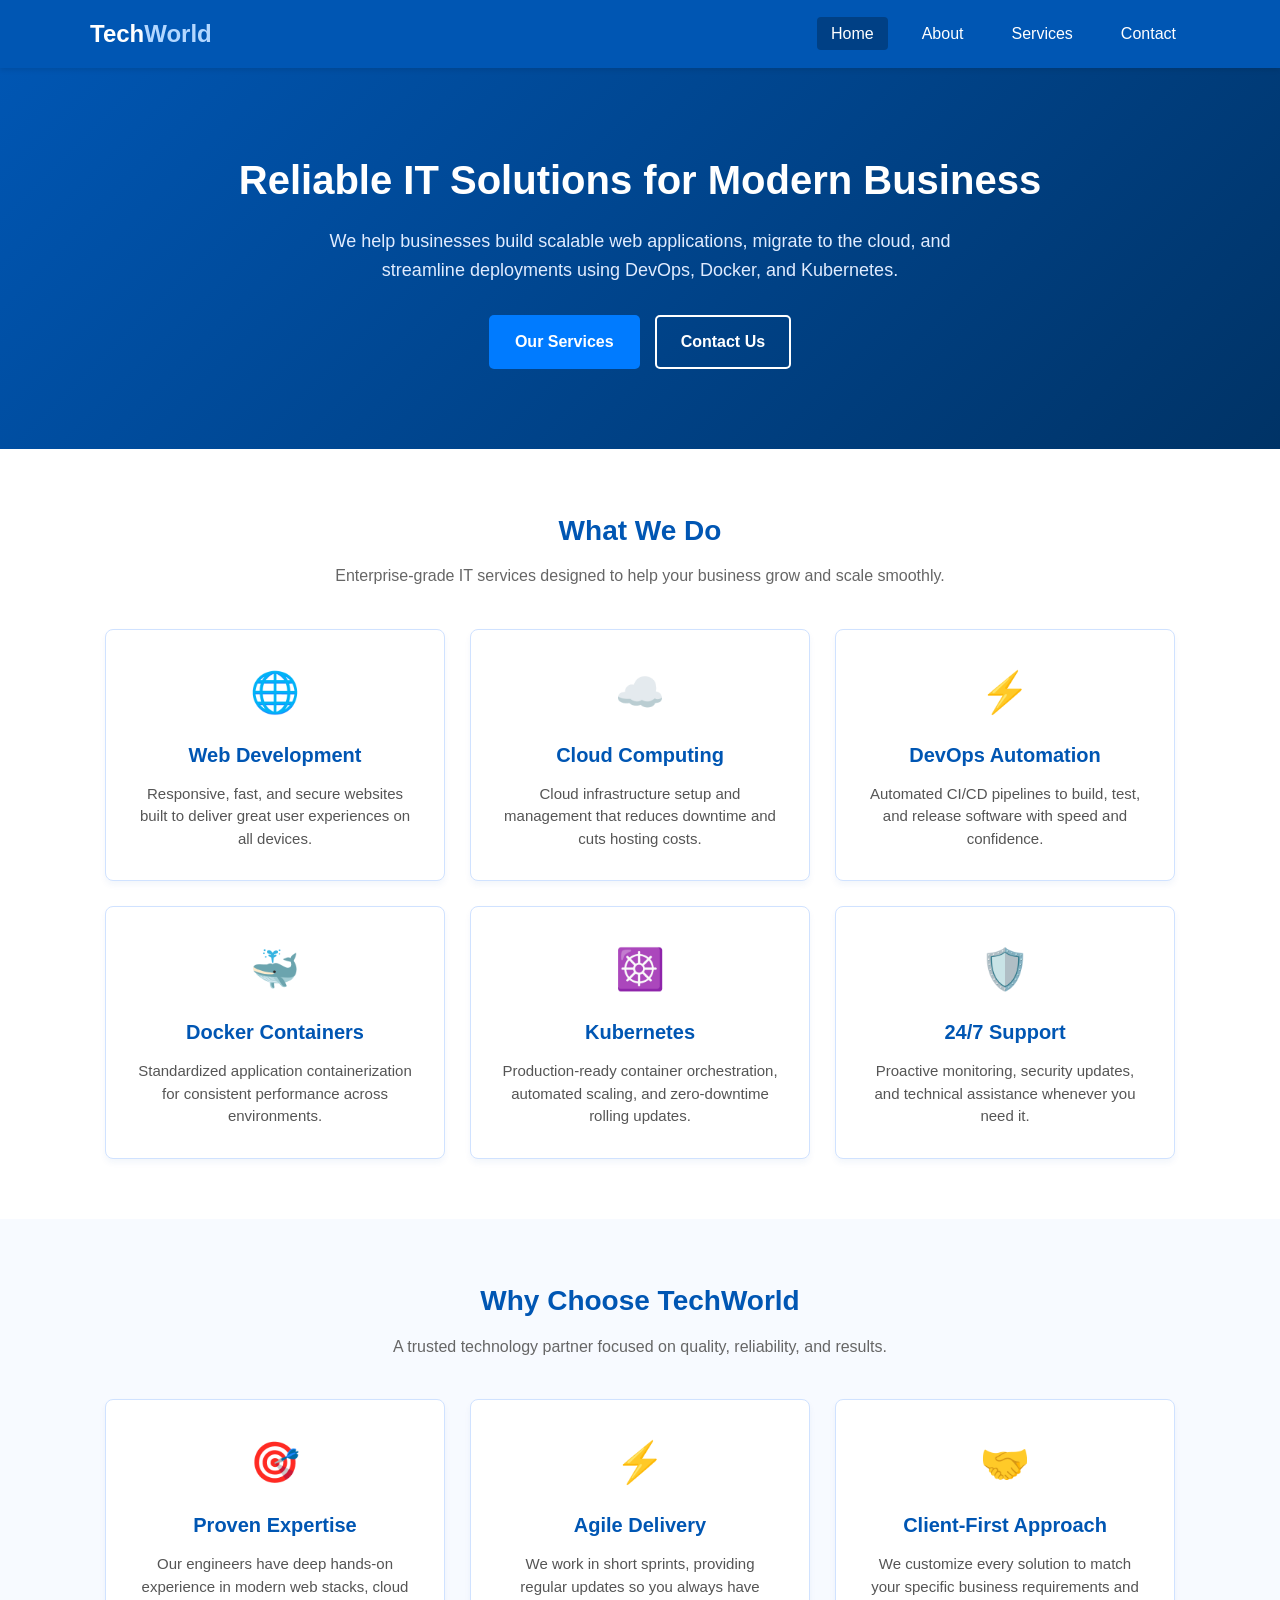
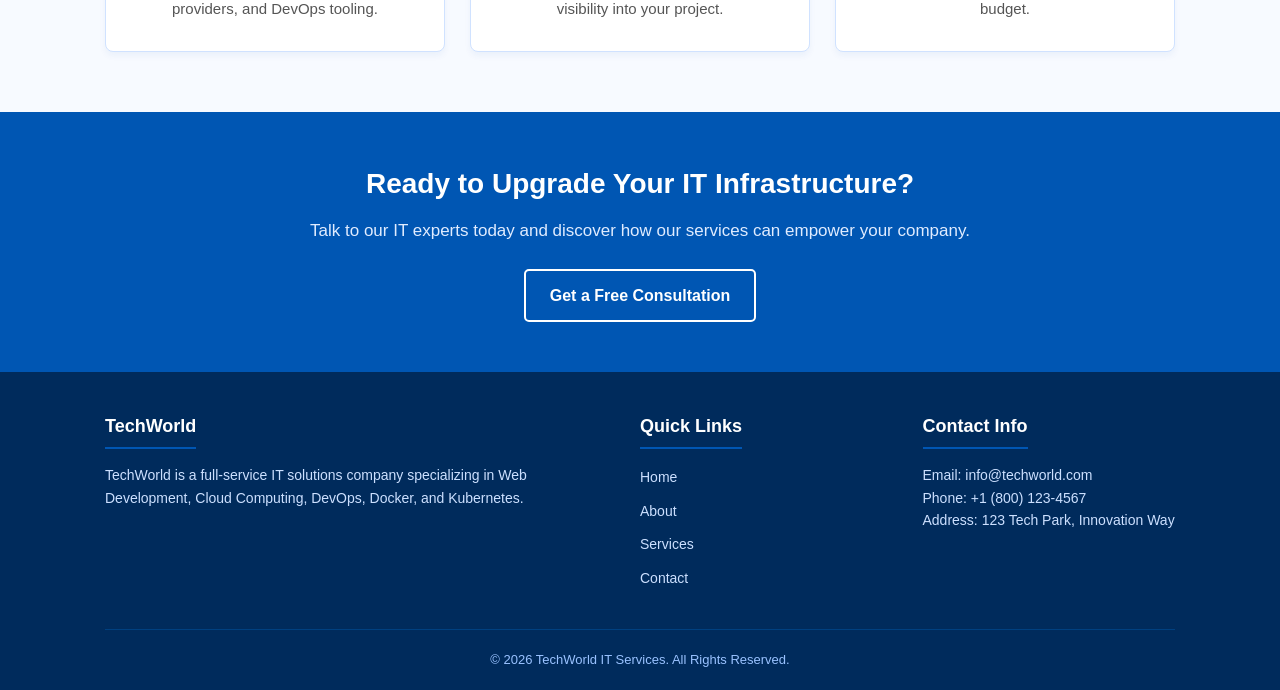
<file: index.html>
<!DOCTYPE html>
<html lang="en">
<head>
  <meta charset="UTF-8">
  <meta name="viewport" content="width=device-width, initial-scale=1.0">
  <title>TechWorld - IT Services Company</title>
  <link rel="stylesheet" href="css/style.css">
</head>
<body>

  <!-- Header & Navigation Bar -->
  <header class="header">
    <div class="container navbar">
      <div class="logo">
        <a href="index.html">Tech<span>World</span></a>
      </div>
      <button class="menu-toggle" id="menu-toggle" aria-label="Toggle Navigation">&#9776;</button>
      <nav>
        <ul class="nav-menu" id="nav-menu">
          <li><a href="index.html" class="nav-link active">Home</a></li>
          <li><a href="about.html" class="nav-link">About</a></li>
          <li><a href="services.html" class="nav-link">Services</a></li>
          <li><a href="contact.html" class="nav-link">Contact</a></li>
        </ul>
      </nav>
    </div>
  </header>

  <!-- Hero Section -->
  <section class="hero">
    <div class="container">
      <h1>Reliable IT Solutions for Modern Business</h1>
      <p>We help businesses build scalable web applications, migrate to the cloud, and streamline deployments using DevOps, Docker, and Kubernetes.</p>
      <div class="hero-buttons">
        <a href="services.html" class="btn btn-primary">Our Services</a>
        <a href="contact.html" class="btn btn-outline">Contact Us</a>
      </div>
    </div>
  </section>

  <!-- Core Services Preview Section -->
  <section class="section">
    <div class="container">
      <div class="section-title">
        <h2>What We Do</h2>
        <p>Enterprise-grade IT services designed to help your business grow and scale smoothly.</p>
      </div>

      <div class="grid-3">
        <div class="card">
          <div class="card-icon">🌐</div>
          <h3>Web Development</h3>
          <p>Responsive, fast, and secure websites built to deliver great user experiences on all devices.</p>
        </div>
        <div class="card">
          <div class="card-icon">☁️</div>
          <h3>Cloud Computing</h3>
          <p>Cloud infrastructure setup and management that reduces downtime and cuts hosting costs.</p>
        </div>
        <div class="card">
          <div class="card-icon">⚡</div>
          <h3>DevOps Automation</h3>
          <p>Automated CI/CD pipelines to build, test, and release software with speed and confidence.</p>
        </div>
        <div class="card">
          <div class="card-icon">🐳</div>
          <h3>Docker Containers</h3>
          <p>Standardized application containerization for consistent performance across environments.</p>
        </div>
        <div class="card">
          <div class="card-icon">☸️</div>
          <h3>Kubernetes</h3>
          <p>Production-ready container orchestration, automated scaling, and zero-downtime rolling updates.</p>
        </div>
        <div class="card">
          <div class="card-icon">🛡️</div>
          <h3>24/7 Support</h3>
          <p>Proactive monitoring, security updates, and technical assistance whenever you need it.</p>
        </div>
      </div>
    </div>
  </section>

  <!-- Why Choose Us Section -->
  <section class="section section-light">
    <div class="container">
      <div class="section-title">
        <h2>Why Choose TechWorld</h2>
        <p>A trusted technology partner focused on quality, reliability, and results.</p>
      </div>

      <div class="grid-3">
        <div class="card">
          <div class="card-icon">🎯</div>
          <h3>Proven Expertise</h3>
          <p>Our engineers have deep hands-on experience in modern web stacks, cloud providers, and DevOps tooling.</p>
        </div>
        <div class="card">
          <div class="card-icon">⚡</div>
          <h3>Agile Delivery</h3>
          <p>We work in short sprints, providing regular updates so you always have visibility into your project.</p>
        </div>
        <div class="card">
          <div class="card-icon">🤝</div>
          <h3>Client-First Approach</h3>
          <p>We customize every solution to match your specific business requirements and budget.</p>
        </div>
      </div>
    </div>
  </section>

  <!-- Call to Action Banner -->
  <section class="cta-banner">
    <div class="container">
      <h2>Ready to Upgrade Your IT Infrastructure?</h2>
      <p>Talk to our IT experts today and discover how our services can empower your company.</p>
      <a href="contact.html" class="btn btn-outline">Get a Free Consultation</a>
    </div>
  </section>

  <!-- Footer -->
  <footer class="footer">
    <div class="container">
      <div class="footer-content">
        <div class="footer-column">
          <h3>TechWorld</h3>
          <p>TechWorld is a full-service IT solutions company specializing in Web Development, Cloud Computing, DevOps, Docker, and Kubernetes.</p>
        </div>
        <div class="footer-column">
          <h3>Quick Links</h3>
          <ul>
            <li><a href="index.html">Home</a></li>
            <li><a href="about.html">About</a></li>
            <li><a href="services.html">Services</a></li>
            <li><a href="contact.html">Contact</a></li>
          </ul>
        </div>
        <div class="footer-column">
          <h3>Contact Info</h3>
          <p>Email: info@techworld.com</p>
          <p>Phone: +1 (800) 123-4567</p>
          <p>Address: 123 Tech Park, Innovation Way</p>
        </div>
      </div>
      <div class="footer-bottom">
        <p>&copy; <span id="year"></span> TechWorld IT Services. All Rights Reserved.</p>
      </div>
    </div>
  </footer>

  <script src="js/script.js"></script>
</body>
</html>
</file>
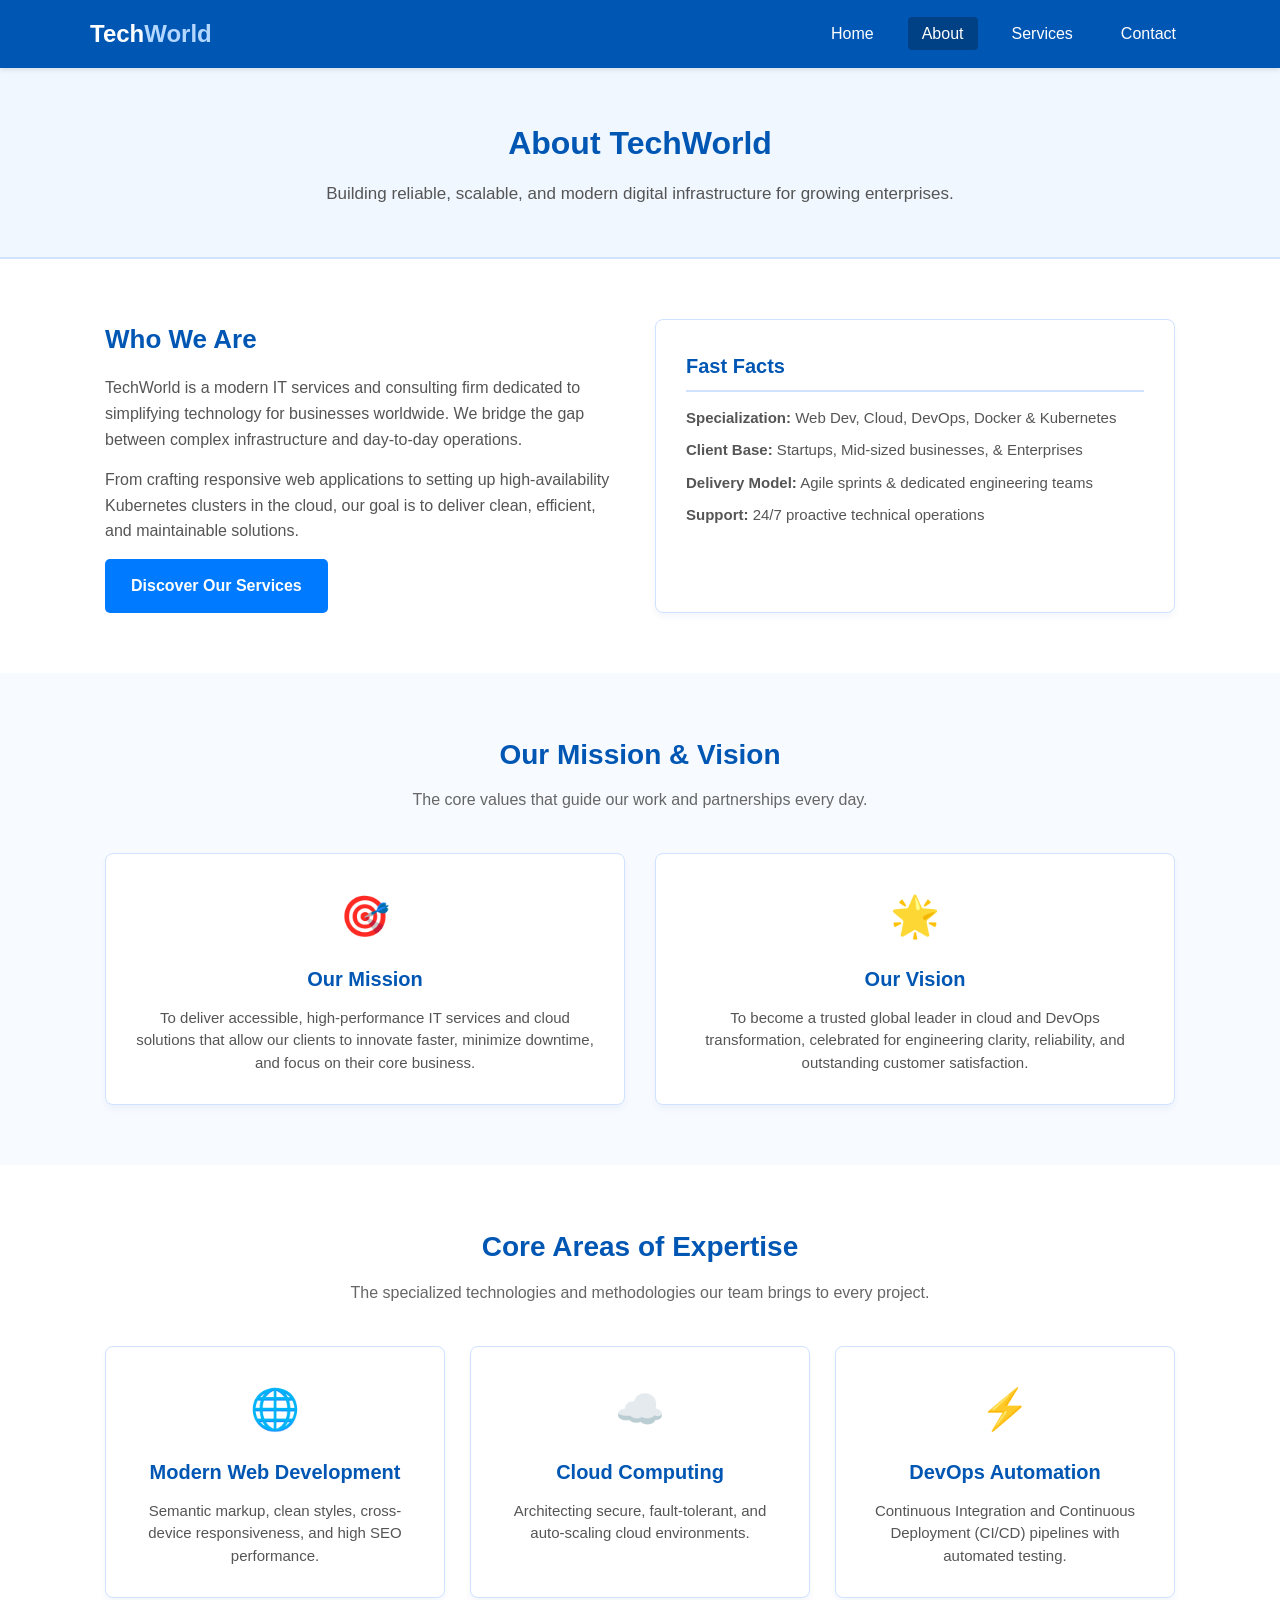
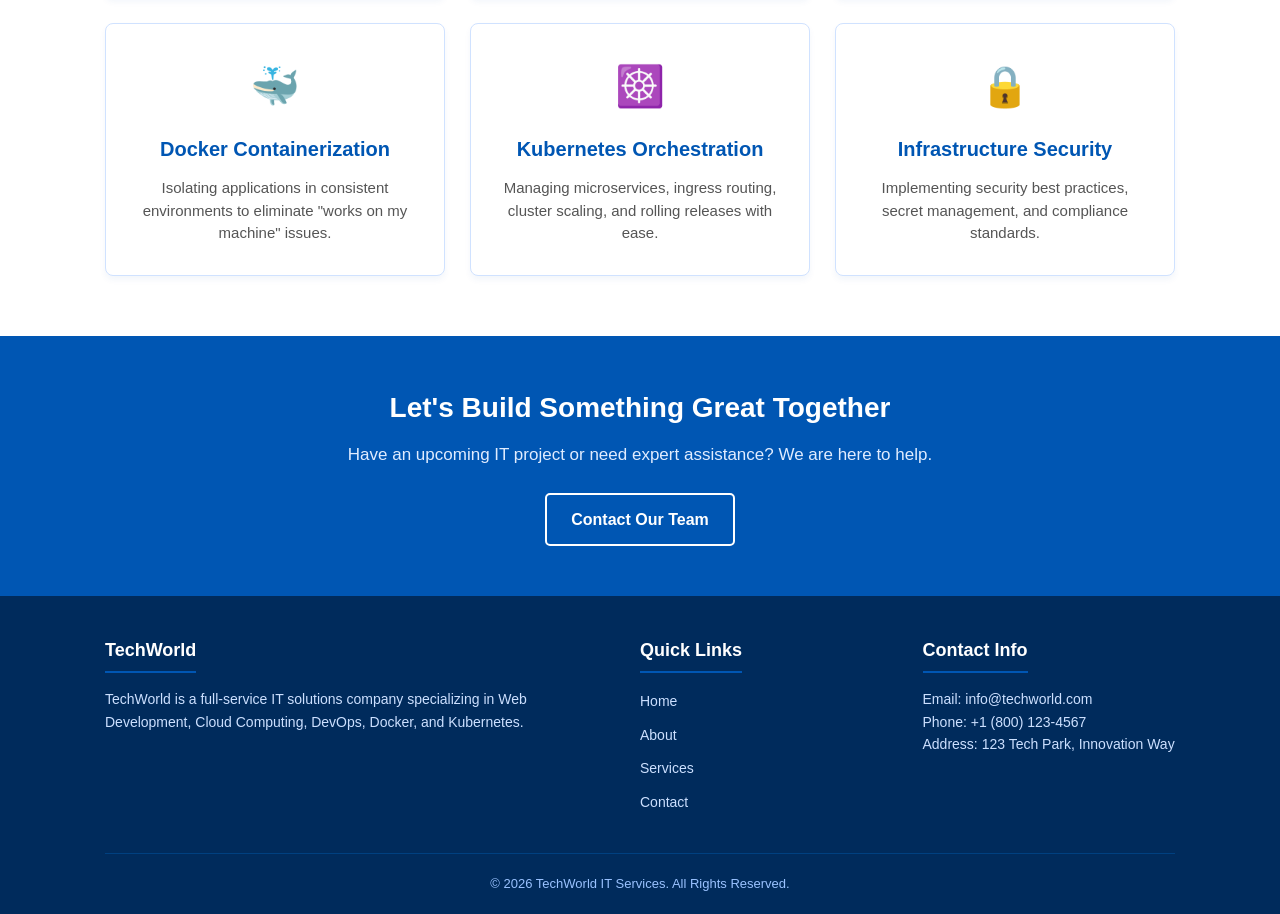
<file: about.html>
<!DOCTYPE html>
<html lang="en">
<head>
  <meta charset="UTF-8">
  <meta name="viewport" content="width=device-width, initial-scale=1.0">
  <title>About Us - TechWorld IT Services</title>
  <link rel="stylesheet" href="css/style.css">
</head>
<body>

  <!-- Header & Navigation Bar -->
  <header class="header">
    <div class="container navbar">
      <div class="logo">
        <a href="index.html">Tech<span>World</span></a>
      </div>
      <button class="menu-toggle" id="menu-toggle" aria-label="Toggle Navigation">&#9776;</button>
      <nav>
        <ul class="nav-menu" id="nav-menu">
          <li><a href="index.html" class="nav-link">Home</a></li>
          <li><a href="about.html" class="nav-link active">About</a></li>
          <li><a href="services.html" class="nav-link">Services</a></li>
          <li><a href="contact.html" class="nav-link">Contact</a></li>
        </ul>
      </nav>
    </div>
  </header>

  <!-- Page Banner -->
  <section class="page-banner">
    <div class="container">
      <h1>About TechWorld</h1>
      <p>Building reliable, scalable, and modern digital infrastructure for growing enterprises.</p>
    </div>
  </section>

  <!-- About Company Intro -->
  <section class="section">
    <div class="container">
      <div class="grid-2">
        <div>
          <h2 style="color: #0056b3; font-size: 26px; margin-bottom: 15px;">Who We Are</h2>
          <p style="margin-bottom: 15px; color: #555555;">
            TechWorld is a modern IT services and consulting firm dedicated to simplifying technology for businesses worldwide. We bridge the gap between complex infrastructure and day-to-day operations.
          </p>
          <p style="margin-bottom: 15px; color: #555555;">
            From crafting responsive web applications to setting up high-availability Kubernetes clusters in the cloud, our goal is to deliver clean, efficient, and maintainable solutions.
          </p>
          <a href="services.html" class="btn btn-primary">Discover Our Services</a>
        </div>
        <div class="card" style="text-align: left;">
          <h3 style="border-bottom: 2px solid #d0e2ff; padding-bottom: 8px; margin-bottom: 15px;">Fast Facts</h3>
          <p style="margin-bottom: 10px;"><strong>Specialization:</strong> Web Dev, Cloud, DevOps, Docker & Kubernetes</p>
          <p style="margin-bottom: 10px;"><strong>Client Base:</strong> Startups, Mid-sized businesses, & Enterprises</p>
          <p style="margin-bottom: 10px;"><strong>Delivery Model:</strong> Agile sprints & dedicated engineering teams</p>
          <p><strong>Support:</strong> 24/7 proactive technical operations</p>
        </div>
      </div>
    </div>
  </section>

  <!-- Mission & Vision Section -->
  <section class="section section-light">
    <div class="container">
      <div class="section-title">
        <h2>Our Mission & Vision</h2>
        <p>The core values that guide our work and partnerships every day.</p>
      </div>

      <div class="grid-2">
        <div class="card">
          <div class="card-icon">🎯</div>
          <h3>Our Mission</h3>
          <p>To deliver accessible, high-performance IT services and cloud solutions that allow our clients to innovate faster, minimize downtime, and focus on their core business.</p>
        </div>
        <div class="card">
          <div class="card-icon">🌟</div>
          <h3>Our Vision</h3>
          <p>To become a trusted global leader in cloud and DevOps transformation, celebrated for engineering clarity, reliability, and outstanding customer satisfaction.</p>
        </div>
      </div>
    </div>
  </section>

  <!-- Technical Specializations -->
  <section class="section">
    <div class="container">
      <div class="section-title">
        <h2>Core Areas of Expertise</h2>
        <p>The specialized technologies and methodologies our team brings to every project.</p>
      </div>

      <div class="grid-3">
        <div class="card">
          <div class="card-icon">🌐</div>
          <h3>Modern Web Development</h3>
          <p>Semantic markup, clean styles, cross-device responsiveness, and high SEO performance.</p>
        </div>
        <div class="card">
          <div class="card-icon">☁️</div>
          <h3>Cloud Computing</h3>
          <p>Architecting secure, fault-tolerant, and auto-scaling cloud environments.</p>
        </div>
        <div class="card">
          <div class="card-icon">⚡</div>
          <h3>DevOps Automation</h3>
          <p>Continuous Integration and Continuous Deployment (CI/CD) pipelines with automated testing.</p>
        </div>
        <div class="card">
          <div class="card-icon">🐳</div>
          <h3>Docker Containerization</h3>
          <p>Isolating applications in consistent environments to eliminate "works on my machine" issues.</p>
        </div>
        <div class="card">
          <div class="card-icon">☸️</div>
          <h3>Kubernetes Orchestration</h3>
          <p>Managing microservices, ingress routing, cluster scaling, and rolling releases with ease.</p>
        </div>
        <div class="card">
          <div class="card-icon">🔒</div>
          <h3>Infrastructure Security</h3>
          <p>Implementing security best practices, secret management, and compliance standards.</p>
        </div>
      </div>
    </div>
  </section>

  <!-- Call to Action Banner -->
  <section class="cta-banner">
    <div class="container">
      <h2>Let's Build Something Great Together</h2>
      <p>Have an upcoming IT project or need expert assistance? We are here to help.</p>
      <a href="contact.html" class="btn btn-outline">Contact Our Team</a>
    </div>
  </section>

  <!-- Footer -->
  <footer class="footer">
    <div class="container">
      <div class="footer-content">
        <div class="footer-column">
          <h3>TechWorld</h3>
          <p>TechWorld is a full-service IT solutions company specializing in Web Development, Cloud Computing, DevOps, Docker, and Kubernetes.</p>
        </div>
        <div class="footer-column">
          <h3>Quick Links</h3>
          <ul>
            <li><a href="index.html">Home</a></li>
            <li><a href="about.html">About</a></li>
            <li><a href="services.html">Services</a></li>
            <li><a href="contact.html">Contact</a></li>
          </ul>
        </div>
        <div class="footer-column">
          <h3>Contact Info</h3>
          <p>Email: info@techworld.com</p>
          <p>Phone: +1 (800) 123-4567</p>
          <p>Address: 123 Tech Park, Innovation Way</p>
        </div>
      </div>
      <div class="footer-bottom">
        <p>&copy; <span id="year"></span> TechWorld IT Services. All Rights Reserved.</p>
      </div>
    </div>
  </footer>

  <script src="js/script.js"></script>
</body>
</html>
</file>
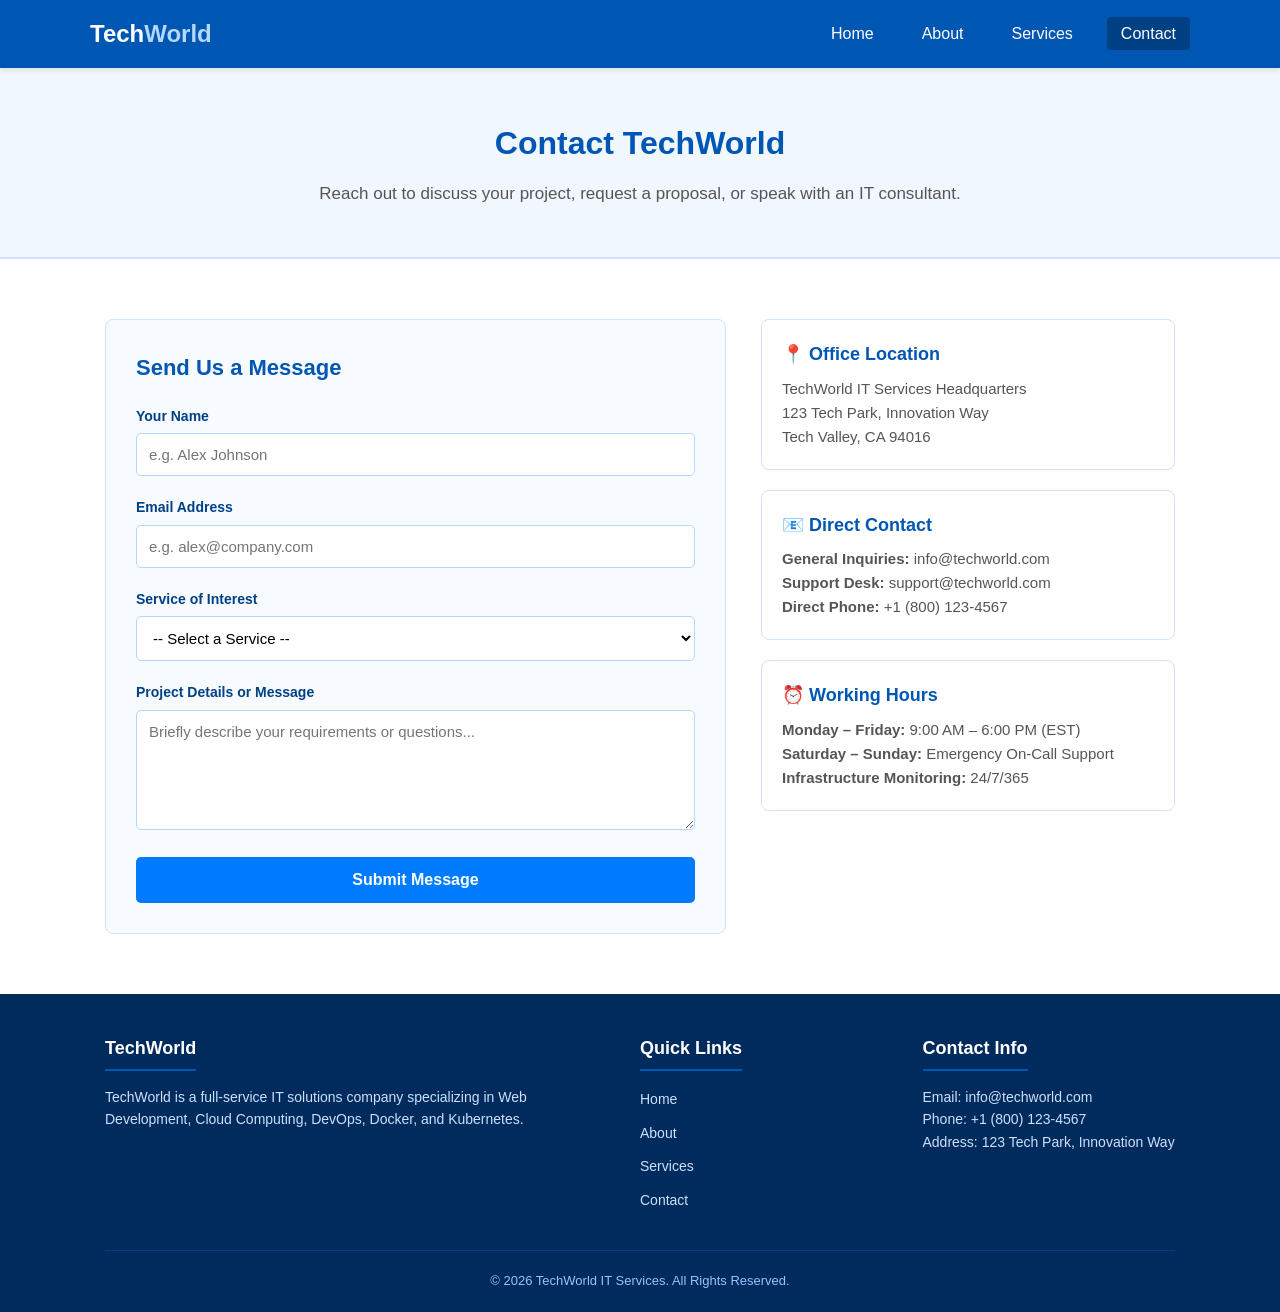
<file: contact.html>
<!DOCTYPE html>
<html lang="en">
<head>
  <meta charset="UTF-8">
  <meta name="viewport" content="width=device-width, initial-scale=1.0">
  <title>Contact Us - TechWorld IT Services</title>
  <link rel="stylesheet" href="css/style.css">
</head>
<body>

  <!-- Header & Navigation Bar -->
  <header class="header">
    <div class="container navbar">
      <div class="logo">
        <a href="index.html">Tech<span>World</span></a>
      </div>
      <button class="menu-toggle" id="menu-toggle" aria-label="Toggle Navigation">&#9776;</button>
      <nav>
        <ul class="nav-menu" id="nav-menu">
          <li><a href="index.html" class="nav-link">Home</a></li>
          <li><a href="about.html" class="nav-link">About</a></li>
          <li><a href="services.html" class="nav-link">Services</a></li>
          <li><a href="contact.html" class="nav-link active">Contact</a></li>
        </ul>
      </nav>
    </div>
  </header>

  <!-- Page Banner -->
  <section class="page-banner">
    <div class="container">
      <h1>Contact TechWorld</h1>
      <p>Reach out to discuss your project, request a proposal, or speak with an IT consultant.</p>
    </div>
  </section>

  <!-- Contact Form & Info Section -->
  <section class="section">
    <div class="container">
      <div class="contact-container">
        
        <!-- Contact Form Box -->
        <div class="contact-form-box">
          <h2 style="color: #0056b3; font-size: 22px; margin-bottom: 20px;">Send Us a Message</h2>
          <form id="contact-form">
            <div class="form-group">
              <label for="name">Your Name</label>
              <input type="text" id="name" class="form-control" placeholder="e.g. Alex Johnson" required>
            </div>

            <div class="form-group">
              <label for="email">Email Address</label>
              <input type="email" id="email" class="form-control" placeholder="e.g. alex@company.com" required>
            </div>

            <div class="form-group">
              <label for="service">Service of Interest</label>
              <select id="service" class="form-control" required>
                <option value="" disabled selected>-- Select a Service --</option>
                <option value="Web Development">Web Development</option>
                <option value="Cloud Computing">Cloud Computing</option>
                <option value="DevOps">DevOps</option>
                <option value="Docker">Docker</option>
                <option value="Kubernetes">Kubernetes</option>
                <option value="General IT Consulting">General IT Consulting</option>
              </select>
            </div>

            <div class="form-group">
              <label for="message">Project Details or Message</label>
              <textarea id="message" class="form-control" placeholder="Briefly describe your requirements or questions..." required></textarea>
            </div>

            <button type="submit" class="btn btn-primary" style="width: 100%;">Submit Message</button>
            <div id="form-message" class="form-message"></div>
          </form>
        </div>

        <!-- Contact Information Box -->
        <div class="contact-info-box">
          <div class="info-item">
            <h3>📍 Office Location</h3>
            <p>TechWorld IT Services Headquarters<br>123 Tech Park, Innovation Way<br>Tech Valley, CA 94016</p>
          </div>

          <div class="info-item">
            <h3>📧 Direct Contact</h3>
            <p><strong>General Inquiries:</strong> info@techworld.com</p>
            <p><strong>Support Desk:</strong> support@techworld.com</p>
            <p><strong>Direct Phone:</strong> +1 (800) 123-4567</p>
          </div>

          <div class="info-item">
            <h3>⏰ Working Hours</h3>
            <p><strong>Monday – Friday:</strong> 9:00 AM – 6:00 PM (EST)</p>
            <p><strong>Saturday – Sunday:</strong> Emergency On-Call Support</p>
            <p><strong>Infrastructure Monitoring:</strong> 24/7/365</p>
          </div>
        </div>

      </div>
    </div>
  </section>

  <!-- Footer -->
  <footer class="footer">
    <div class="container">
      <div class="footer-content">
        <div class="footer-column">
          <h3>TechWorld</h3>
          <p>TechWorld is a full-service IT solutions company specializing in Web Development, Cloud Computing, DevOps, Docker, and Kubernetes.</p>
        </div>
        <div class="footer-column">
          <h3>Quick Links</h3>
          <ul>
            <li><a href="index.html">Home</a></li>
            <li><a href="about.html">About</a></li>
            <li><a href="services.html">Services</a></li>
            <li><a href="contact.html">Contact</a></li>
          </ul>
        </div>
        <div class="footer-column">
          <h3>Contact Info</h3>
          <p>Email: info@techworld.com</p>
          <p>Phone: +1 (800) 123-4567</p>
          <p>Address: 123 Tech Park, Innovation Way</p>
        </div>
      </div>
      <div class="footer-bottom">
        <p>&copy; <span id="year"></span> TechWorld IT Services. All Rights Reserved.</p>
      </div>
    </div>
  </footer>

  <script src="js/script.js"></script>
</body>
</html>
</file>
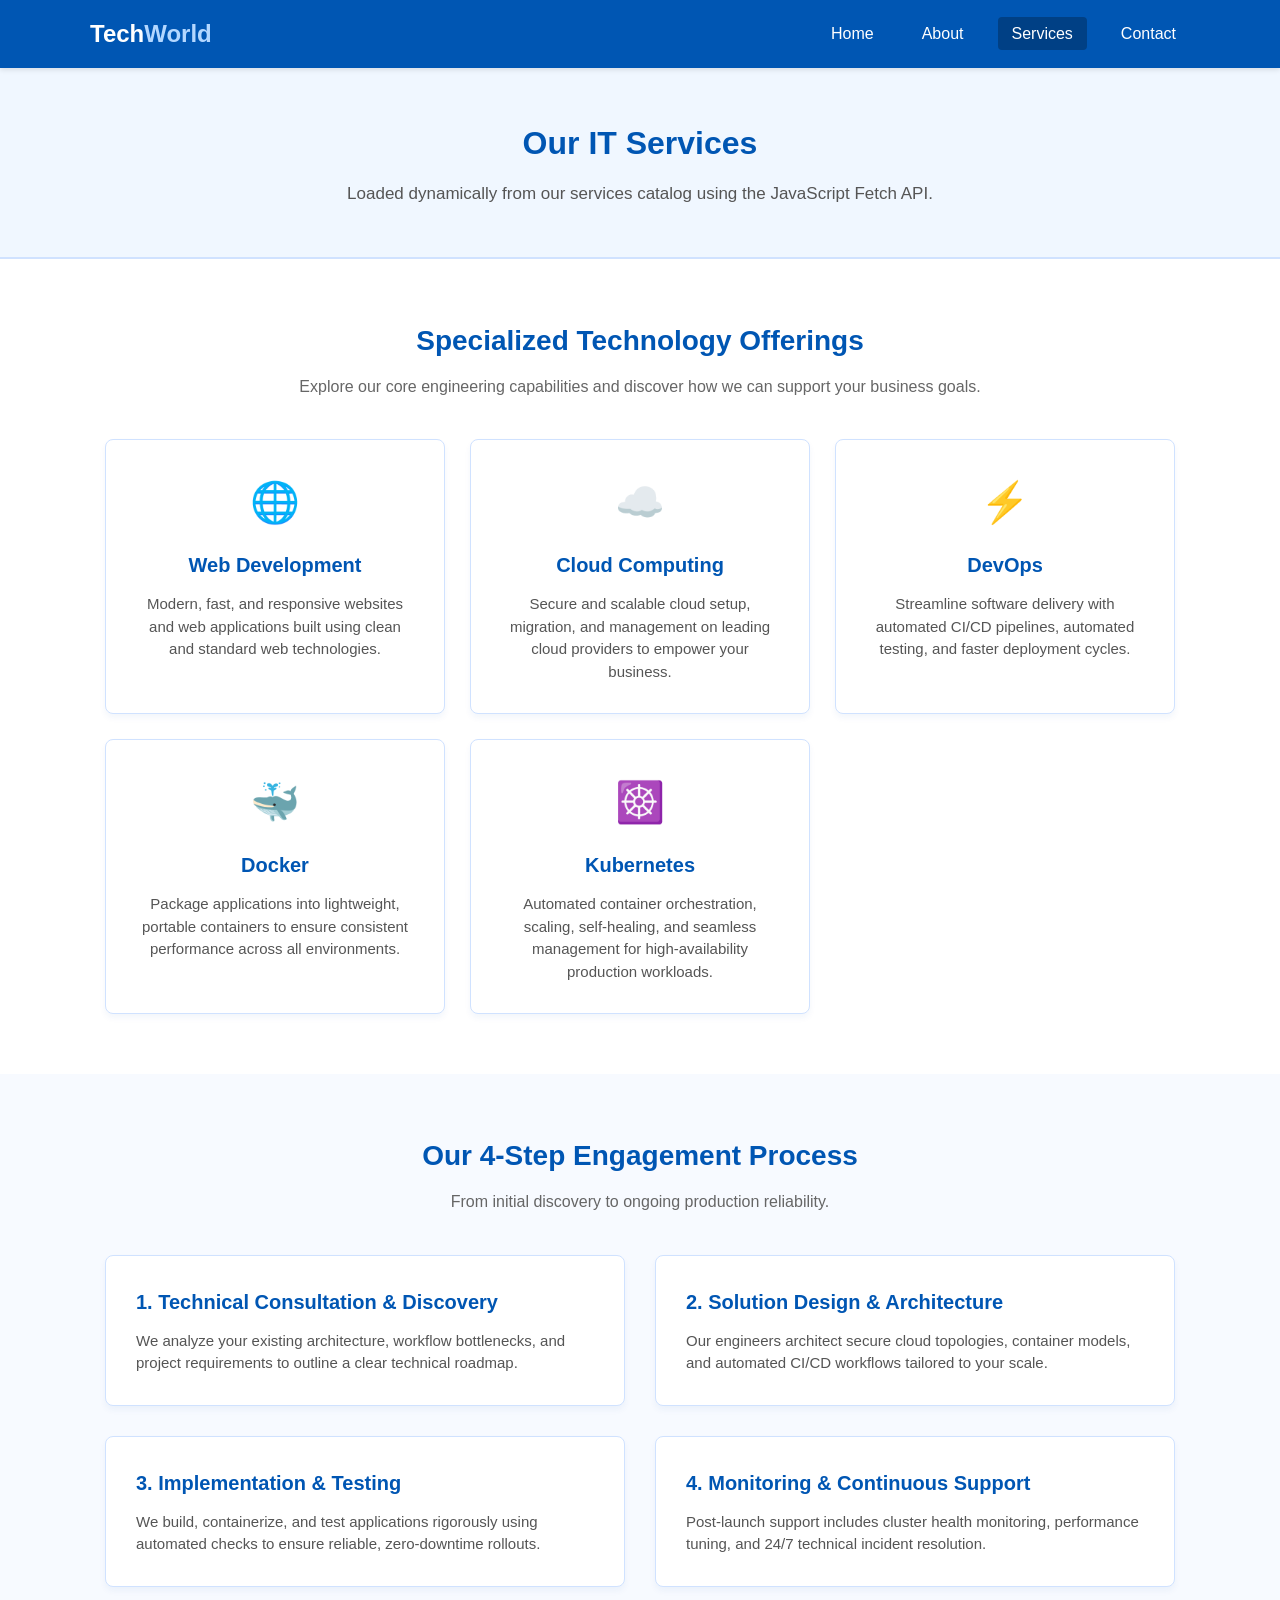
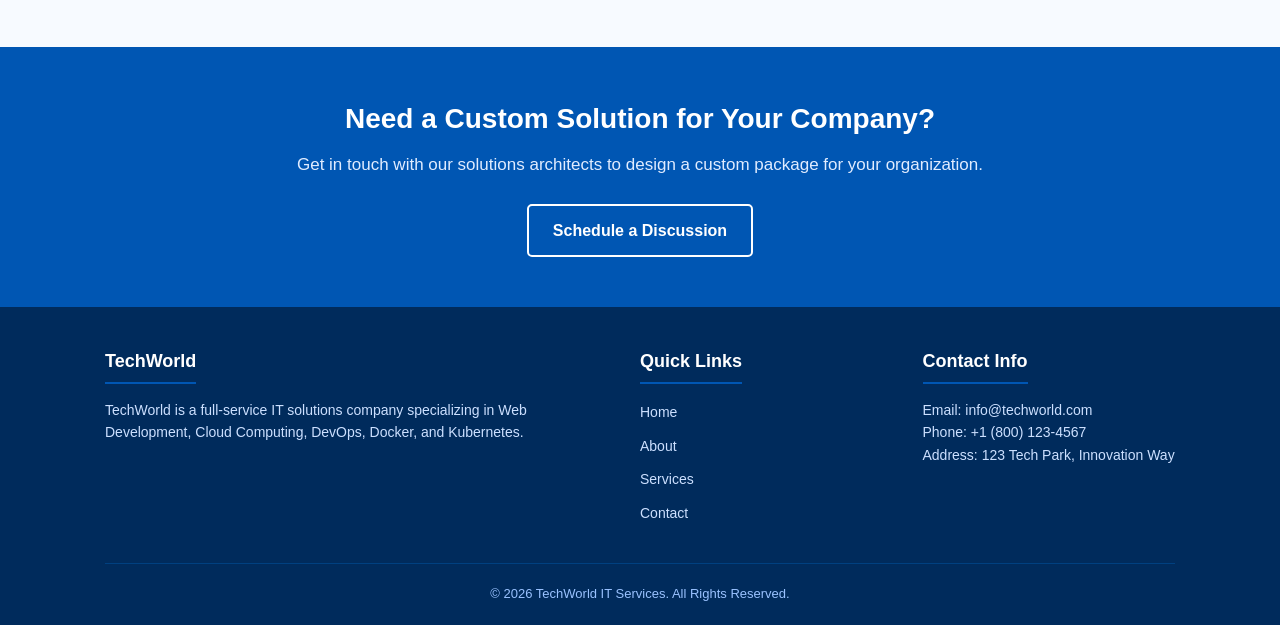
<file: services.html>
<!DOCTYPE html>
<html lang="en">
<head>
  <meta charset="UTF-8">
  <meta name="viewport" content="width=device-width, initial-scale=1.0">
  <title>Our Services - TechWorld IT Services</title>
  <link rel="stylesheet" href="css/style.css">
</head>
<body>

  <!-- Header & Navigation Bar -->
  <header class="header">
    <div class="container navbar">
      <div class="logo">
        <a href="index.html">Tech<span>World</span></a>
      </div>
      <button class="menu-toggle" id="menu-toggle" aria-label="Toggle Navigation">&#9776;</button>
      <nav>
        <ul class="nav-menu" id="nav-menu">
          <li><a href="index.html" class="nav-link">Home</a></li>
          <li><a href="about.html" class="nav-link">About</a></li>
          <li><a href="services.html" class="nav-link active">Services</a></li>
          <li><a href="contact.html" class="nav-link">Contact</a></li>
        </ul>
      </nav>
    </div>
  </header>

  <!-- Page Banner -->
  <section class="page-banner">
    <div class="container">
      <h1>Our IT Services</h1>
      <p>Loaded dynamically from our services catalog using the JavaScript Fetch API.</p>
    </div>
  </section>

  <!-- Dynamic Services Catalog Section -->
  <section class="section">
    <div class="container">
      <div class="section-title">
        <h2>Specialized Technology Offerings</h2>
        <p>Explore our core engineering capabilities and discover how we can support your business goals.</p>
      </div>

      <!-- Container dynamically populated by js/script.js from data/services.json -->
      <div id="services-container" class="grid-3">
        <!-- JavaScript will populate services here -->
        <p class="status-message">Loading services catalog...</p>
      </div>
    </div>
  </section>

  <!-- How We Work Section -->
  <section class="section section-light">
    <div class="container">
      <div class="section-title">
        <h2>Our 4-Step Engagement Process</h2>
        <p>From initial discovery to ongoing production reliability.</p>
      </div>

      <div class="grid-2">
        <div class="card" style="text-align: left;">
          <h3 style="color: #0056b3;">1. Technical Consultation & Discovery</h3>
          <p>We analyze your existing architecture, workflow bottlenecks, and project requirements to outline a clear technical roadmap.</p>
        </div>
        <div class="card" style="text-align: left;">
          <h3 style="color: #0056b3;">2. Solution Design & Architecture</h3>
          <p>Our engineers architect secure cloud topologies, container models, and automated CI/CD workflows tailored to your scale.</p>
        </div>
        <div class="card" style="text-align: left;">
          <h3 style="color: #0056b3;">3. Implementation & Testing</h3>
          <p>We build, containerize, and test applications rigorously using automated checks to ensure reliable, zero-downtime rollouts.</p>
        </div>
        <div class="card" style="text-align: left;">
          <h3 style="color: #0056b3;">4. Monitoring & Continuous Support</h3>
          <p>Post-launch support includes cluster health monitoring, performance tuning, and 24/7 technical incident resolution.</p>
        </div>
      </div>
    </div>
  </section>

  <!-- Call to Action Banner -->
  <section class="cta-banner">
    <div class="container">
      <h2>Need a Custom Solution for Your Company?</h2>
      <p>Get in touch with our solutions architects to design a custom package for your organization.</p>
      <a href="contact.html" class="btn btn-outline">Schedule a Discussion</a>
    </div>
  </section>

  <!-- Footer -->
  <footer class="footer">
    <div class="container">
      <div class="footer-content">
        <div class="footer-column">
          <h3>TechWorld</h3>
          <p>TechWorld is a full-service IT solutions company specializing in Web Development, Cloud Computing, DevOps, Docker, and Kubernetes.</p>
        </div>
        <div class="footer-column">
          <h3>Quick Links</h3>
          <ul>
            <li><a href="index.html">Home</a></li>
            <li><a href="about.html">About</a></li>
            <li><a href="services.html">Services</a></li>
            <li><a href="contact.html">Contact</a></li>
          </ul>
        </div>
        <div class="footer-column">
          <h3>Contact Info</h3>
          <p>Email: info@techworld.com</p>
          <p>Phone: +1 (800) 123-4567</p>
          <p>Address: 123 Tech Park, Innovation Way</p>
        </div>
      </div>
      <div class="footer-bottom">
        <p>&copy; <span id="year"></span> TechWorld IT Services. All Rights Reserved.</p>
      </div>
    </div>
  </footer>

  <script src="js/script.js"></script>
</body>
</html>
</file>
<file: css/style.css>
/* ==========================================================
   TechWorld IT Services - Main Stylesheet
   Theme: Professional Blue and White
   Simple, clean, and beginner-friendly CSS
   ========================================================== */

/* Reset & Basic Box Model */
* {
  margin: 0;
  padding: 0;
  box-sizing: border-box;
}

/* Global Typography & Base Elements */
body {
  font-family: Arial, Helvetica, sans-serif;
  line-height: 1.6;
  color: #333333;
  background-color: #ffffff;
  display: flex;
  flex-direction: column;
  min-height: 100vh;
}

a {
  color: #0066cc;
  text-decoration: none;
  transition: color 0.3s ease;
}

a:hover {
  color: #004080;
}

ul {
  list-style: none;
}

/* Centered Container */
.container {
  width: 90%;
  max-width: 1100px;
  margin: 0 auto;
  padding: 0 15px;
}

/* ==========================================================
   Header & Navigation
   ========================================================== */
.header {
  background-color: #0056b3;
  color: #ffffff;
  box-shadow: 0 2px 5px rgba(0, 0, 0, 0.1);
  position: sticky;
  top: 0;
  z-index: 100;
}

.navbar {
  display: flex;
  justify-content: space-between;
  align-items: center;
  padding: 15px 0;
}

.logo a {
  color: #ffffff;
  font-size: 24px;
  font-weight: bold;
  text-decoration: none;
}

.logo span {
  color: #b3d7ff;
}

.nav-menu {
  display: flex;
  gap: 20px;
}

.nav-link {
  color: #ffffff;
  font-size: 16px;
  padding: 8px 14px;
  border-radius: 4px;
  transition: background-color 0.3s ease;
}

.nav-link:hover,
.nav-link.active {
  background-color: #004085;
}

/* Mobile Menu Toggle Button */
.menu-toggle {
  display: none;
  background: none;
  border: 1px solid #ffffff;
  color: #ffffff;
  font-size: 20px;
  padding: 4px 10px;
  border-radius: 4px;
  cursor: pointer;
}

/* ==========================================================
   Hero Section
   ========================================================== */
.hero {
  background: linear-gradient(135deg, #0056b3 0%, #003366 100%);
  color: #ffffff;
  text-align: center;
  padding: 80px 20px;
}

.hero h1 {
  font-size: 40px;
  margin-bottom: 15px;
}

.hero p {
  font-size: 18px;
  max-width: 700px;
  margin: 0 auto 30px auto;
  color: #e0ecff;
}

.hero-buttons {
  display: flex;
  justify-content: center;
  gap: 15px;
}

/* ==========================================================
   Buttons
   ========================================================== */
.btn {
  display: inline-block;
  padding: 12px 24px;
  font-size: 16px;
  font-weight: bold;
  border-radius: 5px;
  cursor: pointer;
  border: 2px solid transparent;
  transition: all 0.3s ease;
  text-align: center;
}

.btn-primary {
  background-color: #007bff;
  color: #ffffff;
}

.btn-primary:hover {
  background-color: #0056b3;
  color: #ffffff;
}

.btn-outline {
  background-color: transparent;
  border-color: #ffffff;
  color: #ffffff;
}

.btn-outline:hover {
  background-color: #ffffff;
  color: #0056b3;
}

/* ==========================================================
   Page Headers (for Inner Pages)
   ========================================================== */
.page-banner {
  background-color: #f0f7ff;
  border-bottom: 2px solid #d0e2ff;
  text-align: center;
  padding: 50px 20px;
}

.page-banner h1 {
  font-size: 32px;
  color: #0056b3;
  margin-bottom: 10px;
}

.page-banner p {
  font-size: 17px;
  color: #555555;
}

/* ==========================================================
   Sections & Layout
   ========================================================== */
.section {
  padding: 60px 0;
}

.section-light {
  background-color: #f7faff;
}

.section-title {
  text-align: center;
  margin-bottom: 40px;
}

.section-title h2 {
  font-size: 28px;
  color: #0056b3;
  margin-bottom: 10px;
}

.section-title p {
  color: #666666;
  font-size: 16px;
}

/* Responsive Grids */
.grid-3 {
  display: grid;
  grid-template-columns: repeat(3, 1fr);
  gap: 25px;
}

.grid-2 {
  display: grid;
  grid-template-columns: repeat(2, 1fr);
  gap: 30px;
}

/* Cards */
.card {
  background-color: #ffffff;
  border: 1px solid #d0e2ff;
  border-radius: 8px;
  padding: 30px;
  text-align: center;
  box-shadow: 0 4px 6px rgba(0, 86, 179, 0.05);
  transition: transform 0.3s ease, box-shadow 0.3s ease;
}

.card:hover {
  transform: translateY(-5px);
  box-shadow: 0 8px 15px rgba(0, 86, 179, 0.15);
  border-color: #007bff;
}

.card-icon {
  font-size: 40px;
  margin-bottom: 15px;
}

.card h3 {
  font-size: 20px;
  color: #0056b3;
  margin-bottom: 12px;
}

.card p {
  color: #555555;
  font-size: 15px;
  line-height: 1.5;
}

/* Call to Action Banner */
.cta-banner {
  background-color: #0056b3;
  color: #ffffff;
  text-align: center;
  padding: 50px 20px;
}

.cta-banner h2 {
  font-size: 28px;
  margin-bottom: 10px;
}

.cta-banner p {
  font-size: 17px;
  margin-bottom: 25px;
  color: #e0ecff;
}

/* ==========================================================
   Contact Page Styles
   ========================================================== */
.contact-container {
  display: grid;
  grid-template-columns: 1.2fr 0.8fr;
  gap: 35px;
}

.contact-form-box {
  background-color: #f7faff;
  border: 1px solid #d0e2ff;
  border-radius: 8px;
  padding: 30px;
}

.form-group {
  margin-bottom: 20px;
}

.form-group label {
  display: block;
  margin-bottom: 6px;
  font-weight: bold;
  color: #004085;
  font-size: 14px;
}

.form-control {
  width: 100%;
  padding: 12px;
  border: 1px solid #b3d7ff;
  border-radius: 5px;
  font-size: 15px;
  font-family: inherit;
  background-color: #ffffff;
}

.form-control:focus {
  outline: none;
  border-color: #0056b3;
  box-shadow: 0 0 5px rgba(0, 86, 179, 0.3);
}

textarea.form-control {
  min-height: 120px;
  resize: vertical;
}

.form-message {
  margin-top: 15px;
  padding: 12px;
  border-radius: 5px;
  display: none;
  font-weight: bold;
}

.form-message.success {
  display: block;
  background-color: #d4edda;
  color: #155724;
  border: 1px solid #c3e6cb;
}

.contact-info-box {
  display: flex;
  flex-direction: column;
  gap: 20px;
}

.info-item {
  background-color: #ffffff;
  border: 1px solid #d0e2ff;
  border-radius: 8px;
  padding: 20px;
}

.info-item h3 {
  color: #0056b3;
  margin-bottom: 8px;
  font-size: 18px;
}

.info-item p {
  color: #555555;
  font-size: 15px;
}

/* Loading & Fallback Notice for Services */
.status-message {
  text-align: center;
  padding: 30px;
  color: #0056b3;
  font-size: 18px;
  grid-column: 1 / -1;
}

/* ==========================================================
   Footer
   ========================================================== */
.footer {
  background-color: #002b5c;
  color: #ffffff;
  margin-top: auto;
  padding: 40px 0 20px 0;
}

.footer-content {
  display: grid;
  grid-template-columns: 2fr 1fr 1fr;
  gap: 30px;
  margin-bottom: 30px;
}

.footer-column h3 {
  color: #ffffff;
  margin-bottom: 15px;
  font-size: 18px;
  border-bottom: 2px solid #0056b3;
  padding-bottom: 6px;
  display: inline-block;
}

.footer-column p {
  color: #cce0ff;
  font-size: 14px;
  line-height: 1.6;
}

.footer-column ul li {
  margin-bottom: 8px;
}

.footer-column ul li a {
  color: #cce0ff;
  font-size: 14px;
}

.footer-column ul li a:hover {
  color: #ffffff;
  text-decoration: underline;
}

.footer-bottom {
  text-align: center;
  border-top: 1px solid #004080;
  padding-top: 20px;
  color: #99c2ff;
  font-size: 13px;
}

/* ==========================================================
   Responsive Design (Mobile & Tablet)
   ========================================================== */
@media (max-width: 768px) {
  .menu-toggle {
    display: block;
  }

  .nav-menu {
    display: none;
    flex-direction: column;
    position: absolute;
    top: 100%;
    left: 0;
    width: 100%;
    background-color: #0056b3;
    padding: 15px 0;
    box-shadow: 0 4px 6px rgba(0, 0, 0, 0.1);
  }

  .nav-menu.active {
    display: flex;
  }

  .nav-link {
    text-align: center;
    padding: 12px;
    border-radius: 0;
  }

  .hero h1 {
    font-size: 28px;
  }

  .hero p {
    font-size: 16px;
  }

  .hero-buttons {
    flex-direction: column;
    align-items: center;
  }

  .grid-3 {
    grid-template-columns: 1fr;
  }

  .grid-2 {
    grid-template-columns: 1fr;
  }

  .contact-container {
    grid-template-columns: 1fr;
  }

  .footer-content {
    grid-template-columns: 1fr;
  }
}
</file>
